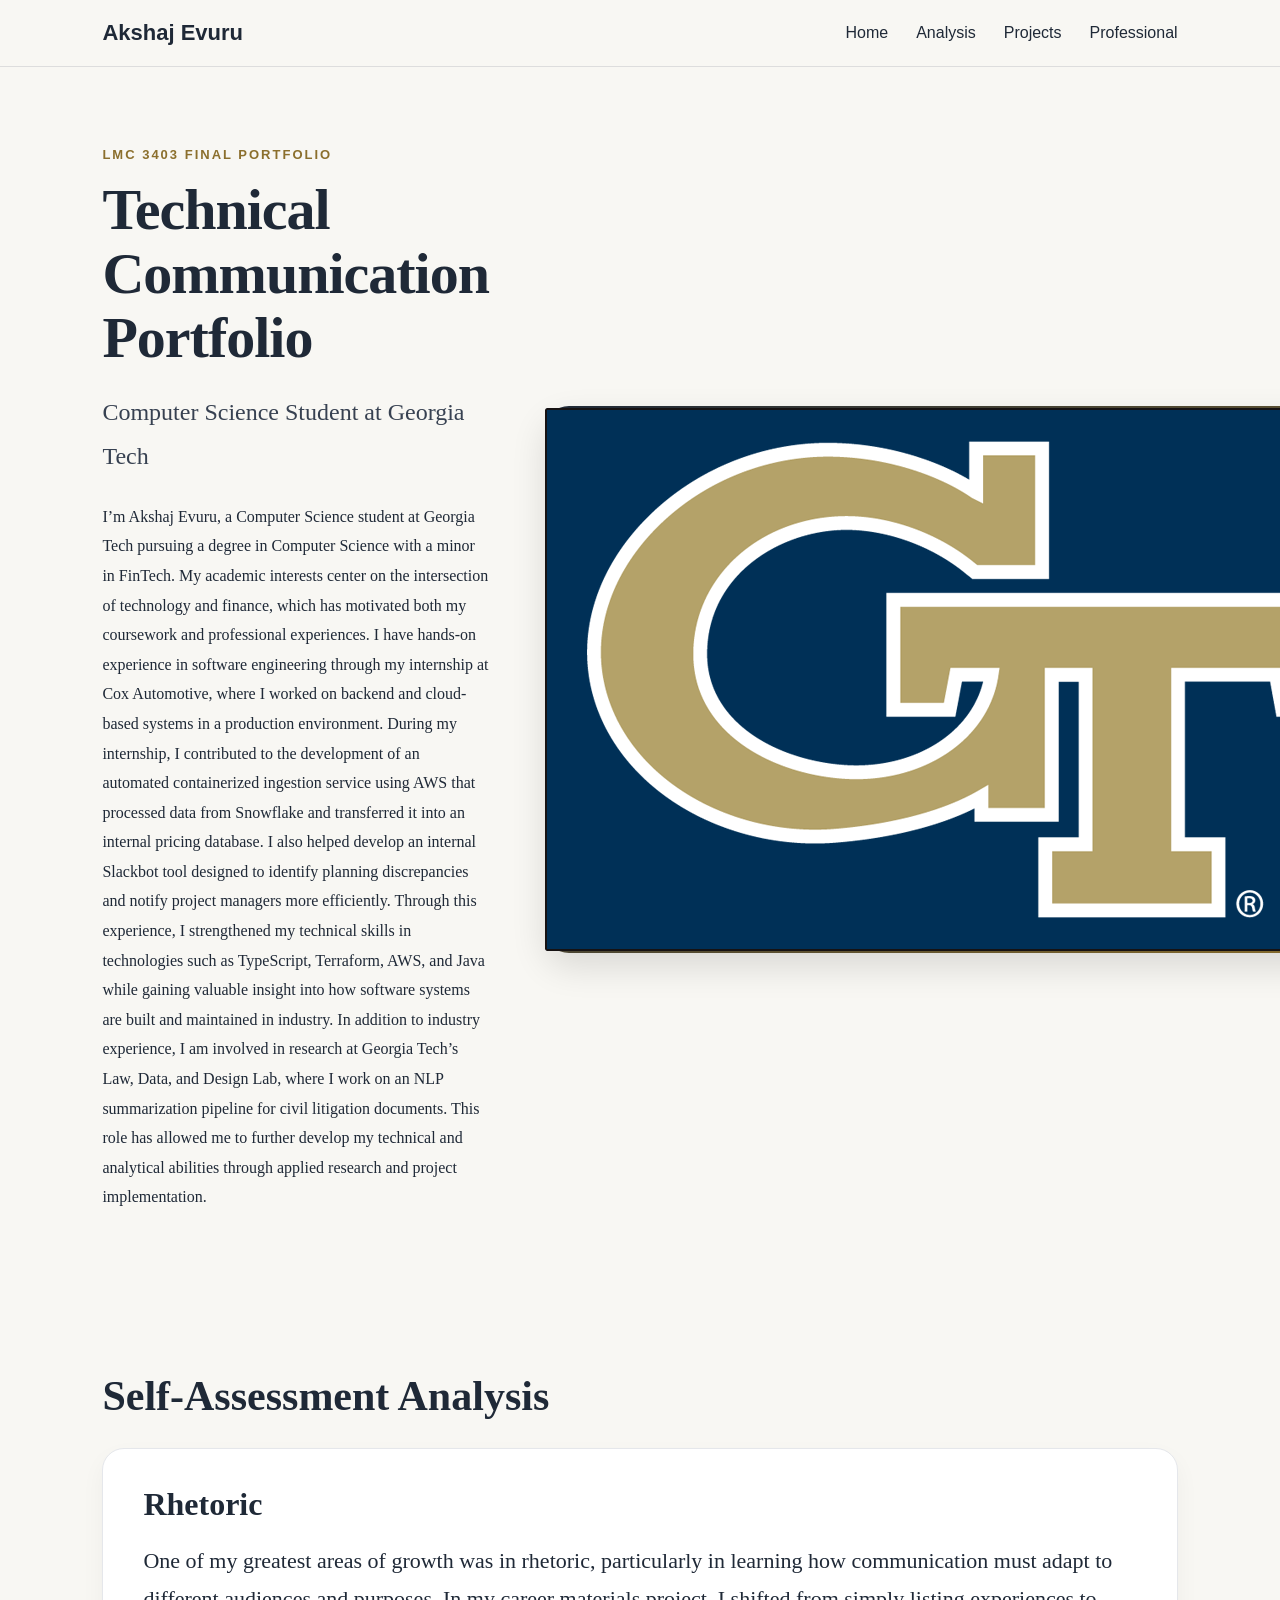
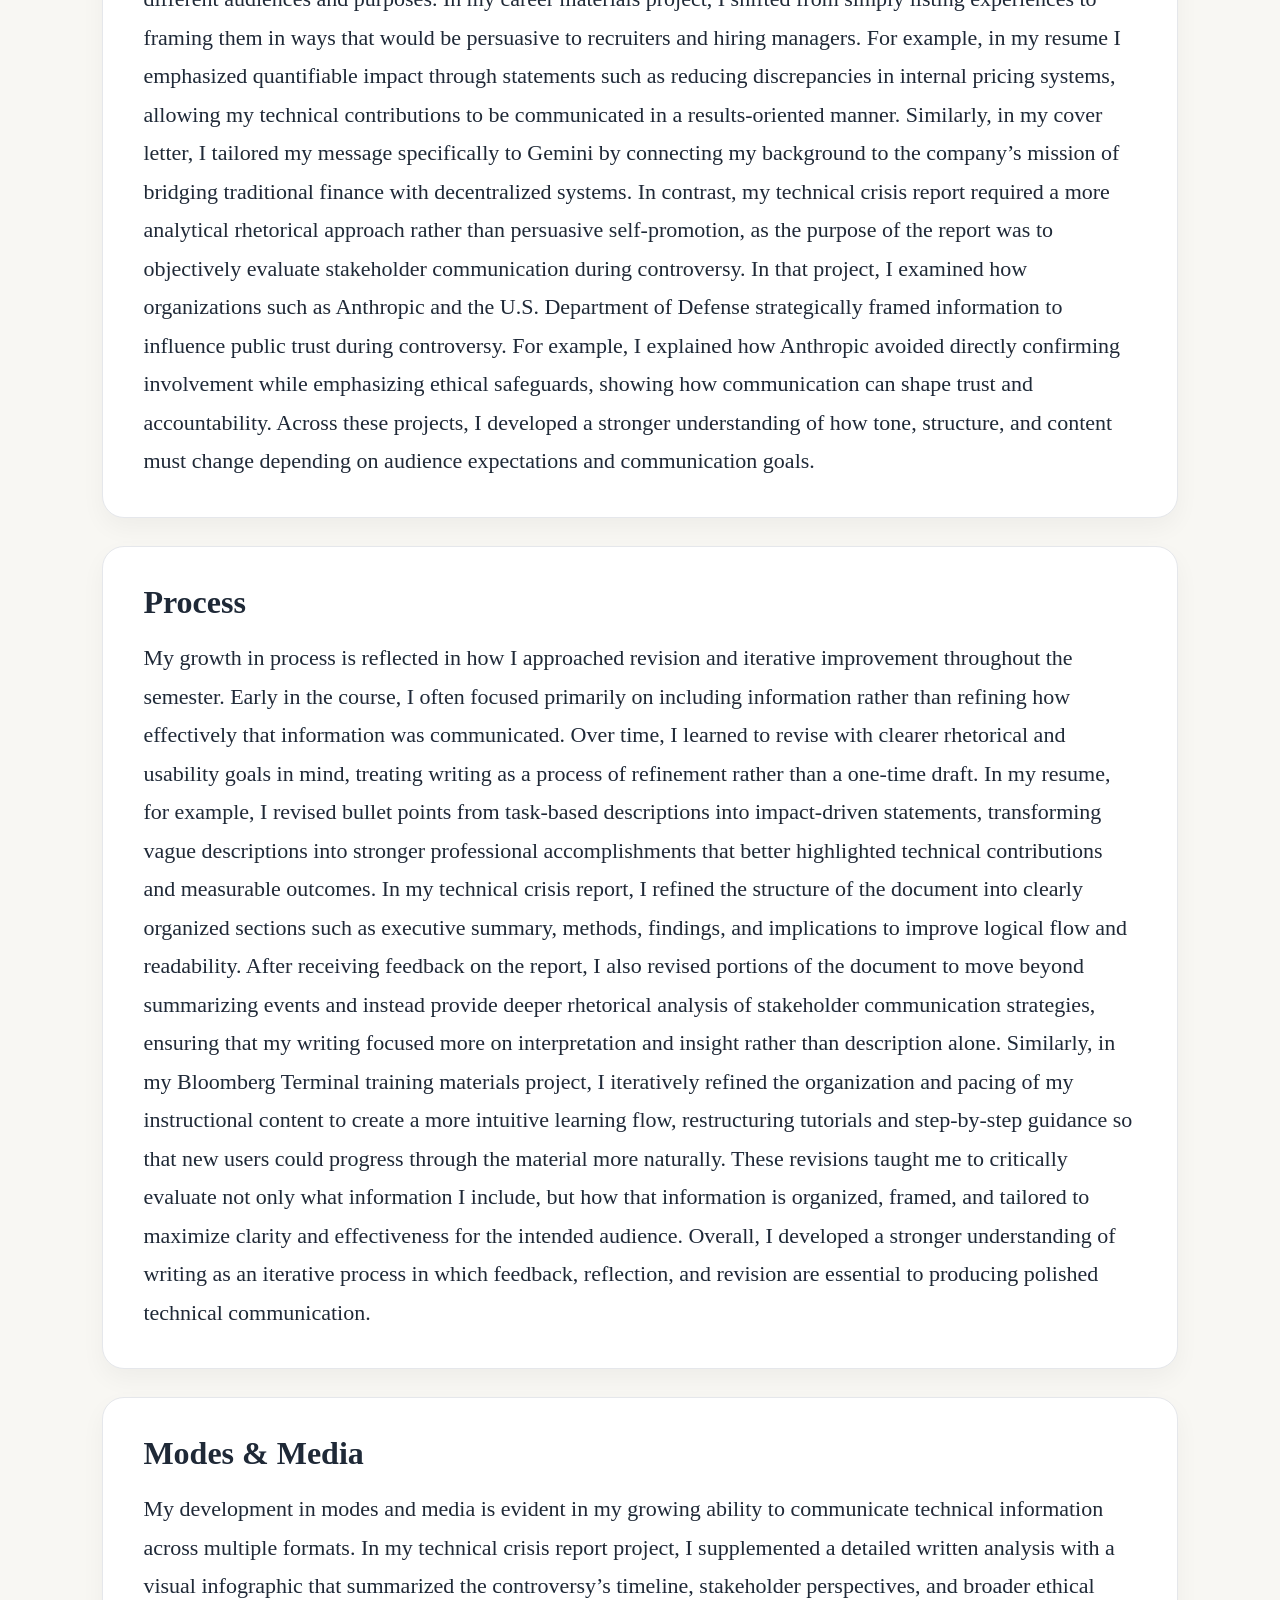
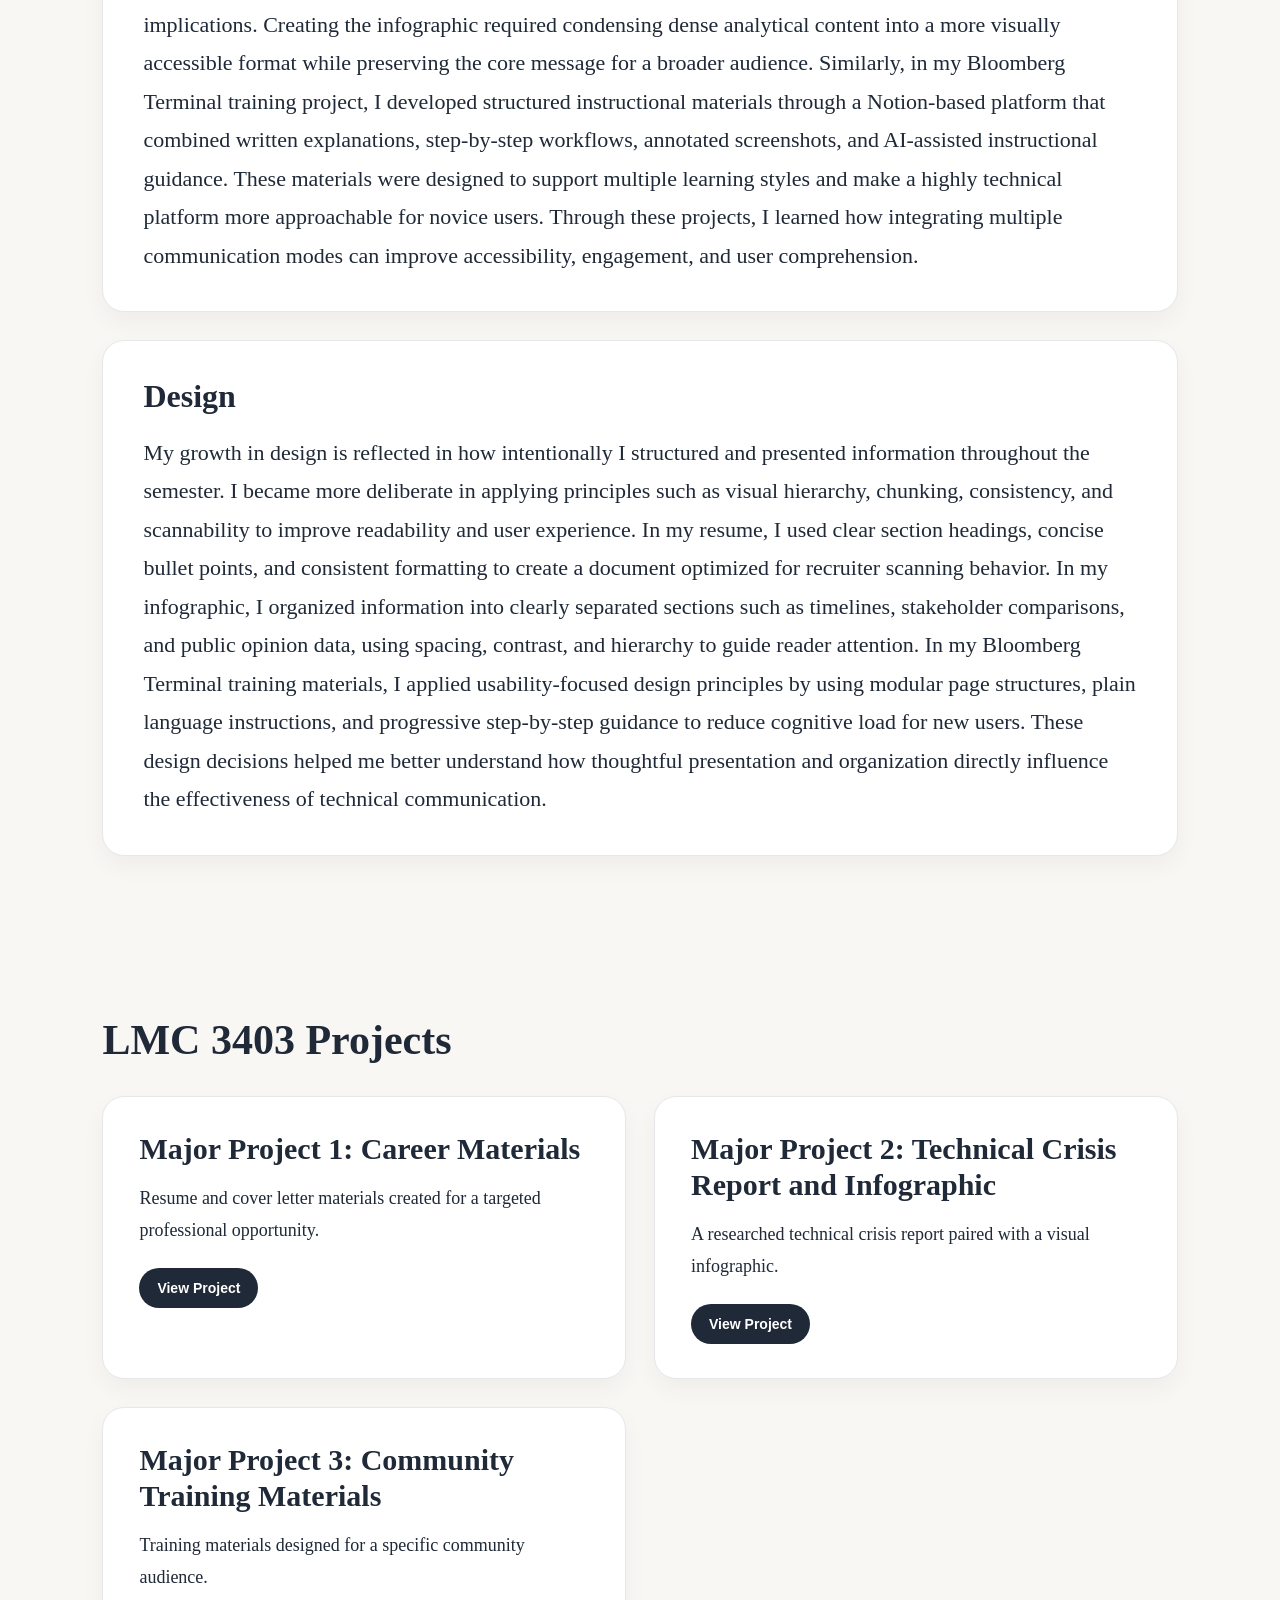
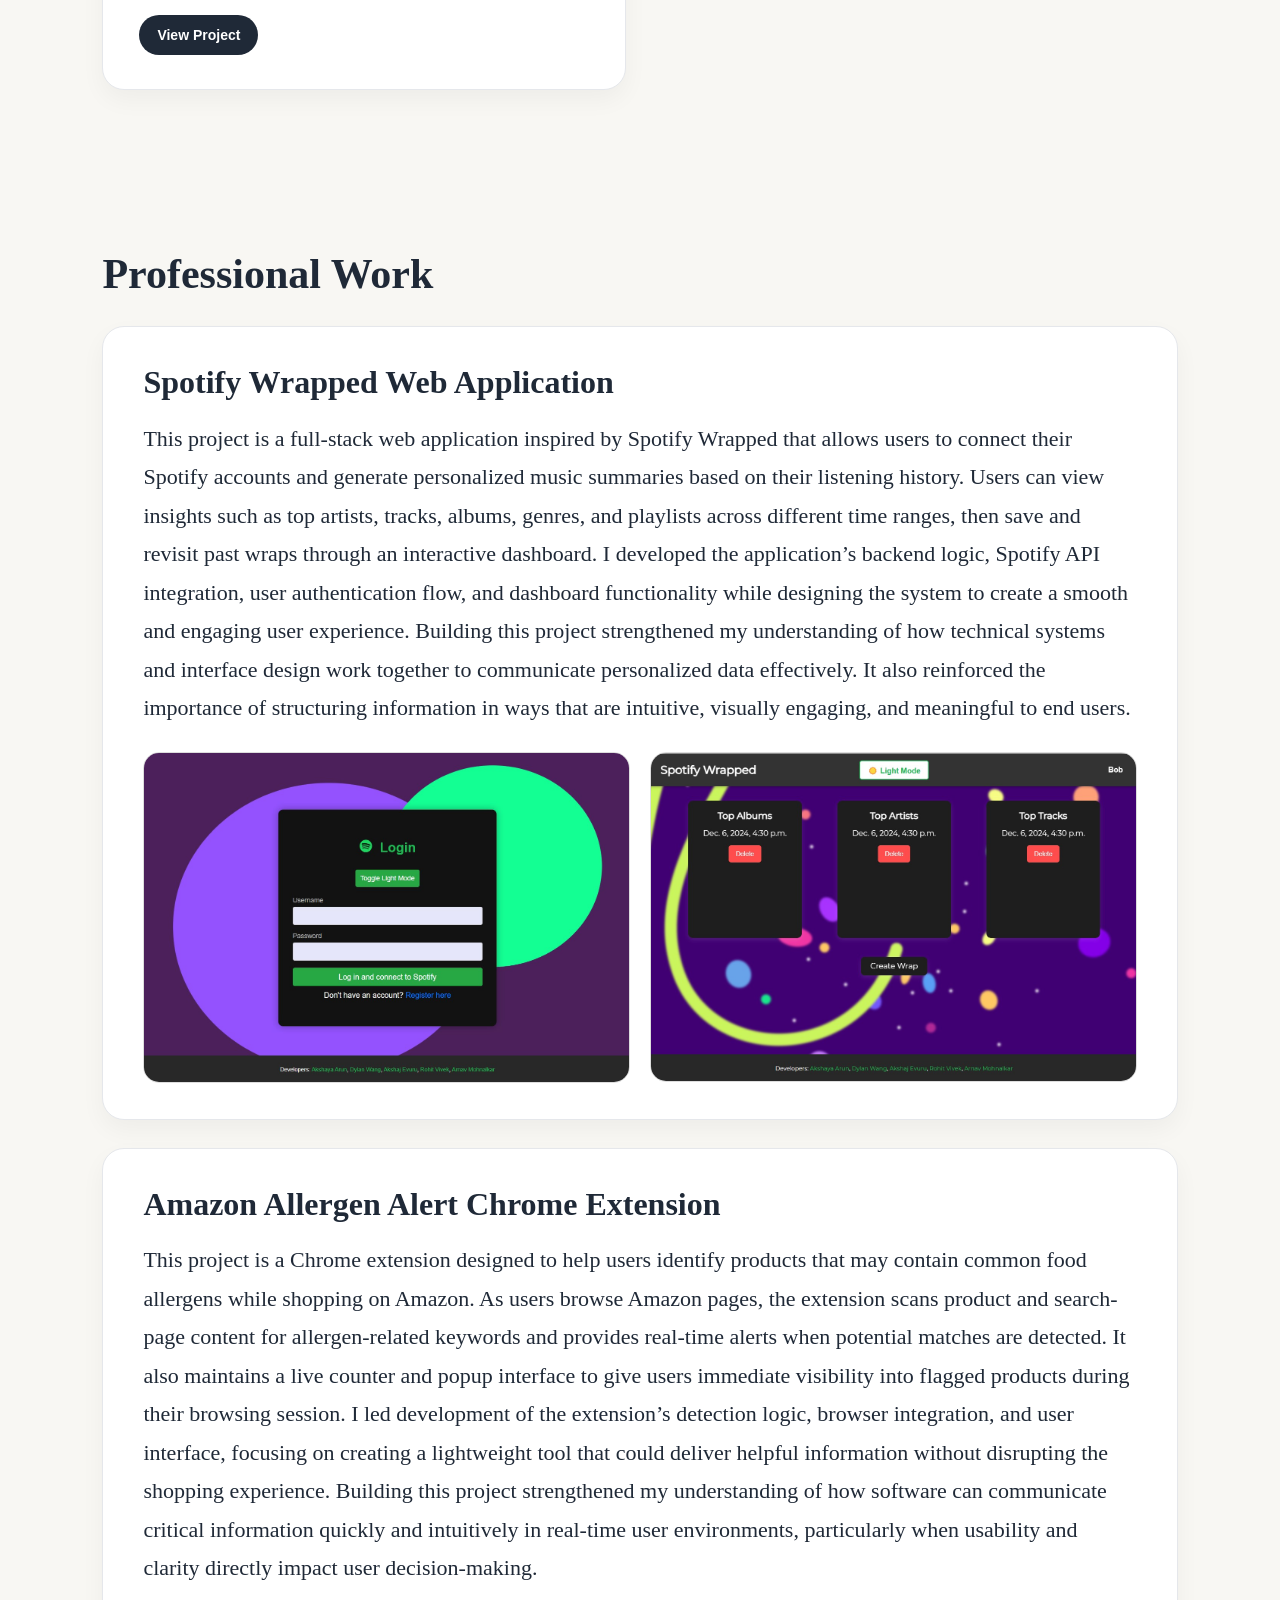
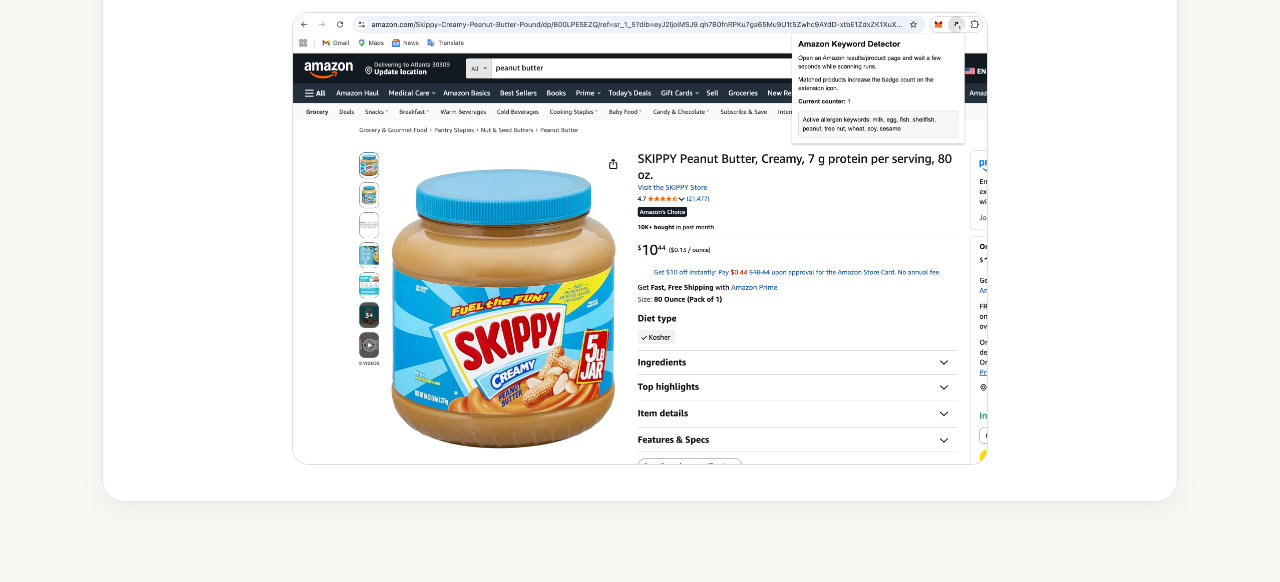
<file: index.html>
<!DOCTYPE html>
<html lang="en">
<head>
  <meta charset="UTF-8">
  <meta name="viewport" content="width=device-width, initial-scale=1.0">
  <title>Akshaj Evuru | Portfolio</title>
  <link rel="stylesheet" href="style.css">
</head>
<body>

  <nav class="navbar">
    <div class="logo">Akshaj Evuru</div>
    <div class="nav-links">
      <a href="#home">Home</a>
      <a href="#analysis">Analysis</a>
      <a href="#projects">Projects</a>
      <a href="#professional">Professional</a>
    </div>
  </nav>

  <section id="home" class="hero">
    <div class="hero-text">
      <p class="eyebrow">LMC 3403 Final Portfolio</p>
      <h1>Technical Communication Portfolio</h1>
      <p class="subtitle">
        Computer Science Student at Georgia Tech
      </p>
      <p>
        I’m Akshaj Evuru, a Computer Science student at Georgia Tech pursuing a degree in Computer Science with a minor in FinTech. My academic interests center on the intersection of technology and finance, which has motivated both my coursework and professional experiences. I have hands-on experience in software engineering through my internship at Cox Automotive, where I worked on backend and cloud-based systems in a production environment. During my internship, I contributed to the development of an automated containerized ingestion service using AWS that processed data from Snowflake and transferred it into an internal pricing database. I also helped develop an internal Slackbot tool designed to identify planning discrepancies and notify project managers more efficiently. Through this experience, I strengthened my technical skills in technologies such as TypeScript, Terraform, AWS, and Java while gaining valuable insight into how software systems are built and maintained in industry. In addition to industry experience, I am involved in research at Georgia Tech’s Law, Data, and Design Lab, where I work on an NLP summarization pipeline for civil litigation documents. This role has allowed me to further develop my technical and analytical abilities through applied research and project implementation.
      </p>
    </div>

    <div class="hero-graphic">
        <img src="assets/GT Logo.png" alt="Portfolio Hero Visual">
    </div>
  </section>

  <section id="analysis" class="content-section">
        <h2>Self-Assessment Analysis</h2>

        <div class="analysis-card">
            <h3>Rhetoric</h3>
            <p>One of my greatest areas of growth was in rhetoric, particularly in learning how communication must adapt to different audiences and purposes. In my career materials project, I shifted from simply listing experiences to framing them in ways that would be persuasive to recruiters and hiring managers. For example, in my resume I emphasized quantifiable impact through statements such as reducing discrepancies in internal pricing systems, allowing my technical contributions to be communicated in a results-oriented manner. Similarly, in my cover letter, I tailored my message specifically to Gemini by connecting my background to the company’s mission of bridging traditional finance with decentralized systems. In contrast, my technical crisis report required a more analytical rhetorical approach rather than persuasive self-promotion, as the purpose of the report was to objectively evaluate stakeholder communication during controversy. In that project, I examined how organizations such as Anthropic and the U.S. Department of Defense strategically framed information to influence public trust during controversy. For example, I explained how Anthropic avoided directly confirming involvement while emphasizing ethical safeguards, showing how communication can shape trust and accountability. Across these projects, I developed a stronger understanding of how tone, structure, and content must change depending on audience expectations and communication goals.</p>
        </div>

        <div class="analysis-card">
            <h3>Process</h3>
            <p>My growth in process is reflected in how I approached revision and iterative improvement throughout the semester. Early in the course, I often focused primarily on including information rather than refining how effectively that information was communicated. Over time, I learned to revise with clearer rhetorical and usability goals in mind, treating writing as a process of refinement rather than a one-time draft. In my resume, for example, I revised bullet points from task-based descriptions into impact-driven statements, transforming vague descriptions into stronger professional accomplishments that better highlighted technical contributions and measurable outcomes. In my technical crisis report, I refined the structure of the document into clearly organized sections such as executive summary, methods, findings, and implications to improve logical flow and readability. After receiving feedback on the report, I also revised portions of the document to move beyond summarizing events and instead provide deeper rhetorical analysis of stakeholder communication strategies, ensuring that my writing focused more on interpretation and insight rather than description alone. Similarly, in my Bloomberg Terminal training materials project, I iteratively refined the organization and pacing of my instructional content to create a more intuitive learning flow, restructuring tutorials and step-by-step guidance so that new users could progress through the material more naturally. These revisions taught me to critically evaluate not only what information I include, but how that information is organized, framed, and tailored to maximize clarity and effectiveness for the intended audience. Overall, I developed a stronger understanding of writing as an iterative process in which feedback, reflection, and revision are essential to producing polished technical communication.</p>
        </div>

        <div class="analysis-card">
            <h3>Modes & Media</h3>
            <p>My development in modes and media is evident in my growing ability to communicate technical information across multiple formats. In my technical crisis report project, I supplemented a detailed written analysis with a visual infographic that summarized the controversy’s timeline, stakeholder perspectives, and broader ethical implications. Creating the infographic required condensing dense analytical content into a more visually accessible format while preserving the core message for a broader audience. Similarly, in my Bloomberg Terminal training project, I developed structured instructional materials through a Notion-based platform that combined written explanations, step-by-step workflows, annotated screenshots, and AI-assisted instructional guidance. These materials were designed to support multiple learning styles and make a highly technical platform more approachable for novice users. Through these projects, I learned how integrating multiple communication modes can improve accessibility, engagement, and user comprehension.</p>
        </div>

        <div class="analysis-card">
            <h3>Design</h3>
            <p>My growth in design is reflected in how intentionally I structured and presented information throughout the semester. I became more deliberate in applying principles such as visual hierarchy, chunking, consistency, and scannability to improve readability and user experience. In my resume, I used clear section headings, concise bullet points, and consistent formatting to create a document optimized for recruiter scanning behavior. In my infographic, I organized information into clearly separated sections such as timelines, stakeholder comparisons, and public opinion data, using spacing, contrast, and hierarchy to guide reader attention. In my Bloomberg Terminal training materials, I applied usability-focused design principles by using modular page structures, plain language instructions, and progressive step-by-step guidance to reduce cognitive load for new users. These design decisions helped me better understand how thoughtful presentation and organization directly influence the effectiveness of technical communication.</p>
        </div>
    </section>

    <section id="projects" class="content-section">
        <h2>LMC 3403 Projects</h2>

        <div class="projects-grid">
            <div class="project-card">
            <h3>Major Project 1: Career Materials</h3>
            <p>
                Resume and cover letter materials created for a targeted professional opportunity.
            </p>
            <a href="mp1.html" class="project-button">View Project</a>
            </div>

            <div class="project-card">
            <h3>Major Project 2: Technical Crisis Report and Infographic</h3>
            <p>
                A researched technical crisis report paired with a visual infographic.
            </p>
            <a href="mp2.html" class="project-button">View Project</a>
            </div>

            <div class="project-card">
            <h3>Major Project 3: Community Training Materials</h3>
            <p>
                Training materials designed for a specific community audience.
            </p>
            <a href="mp3.html" class="project-button">View Project</a>
            </div>
        </div>
    </section>

    <section id="professional" class="content-section">
        <h2>Professional Work</h2>

        <div class="analysis-card">
            <h3>Spotify Wrapped Web Application</h3>
            <p>
                This project is a full-stack web application inspired by Spotify Wrapped that allows users to connect their Spotify accounts and generate personalized music summaries based on their listening history. Users can view insights such as top artists, tracks, albums, genres, and playlists across different time ranges, then save and revisit past wraps through an interactive dashboard. I developed the application’s backend logic, Spotify API integration, user authentication flow, and dashboard functionality while designing the system to create a smooth and engaging user experience. Building this project strengthened my understanding of how technical systems and interface design work together to communicate personalized data effectively. It also reinforced the importance of structuring information in ways that are intuitive, visually engaging, and meaningful to end users.
            </p>

            <div class="project-images">
                <img src="assets/Wrapped-1.png" alt="Spotify Wrapped Login">
                <img src="assets/Wrapped-2.png" alt="Spotify Wrapped Dashboard">
            </div>
        </div>

        <div class="analysis-card">
            <h3>Amazon Allergen Alert Chrome Extension</h3>
            <p>
                This project is a Chrome extension designed to help users identify products that may contain common food allergens while shopping on Amazon. As users browse Amazon pages, the extension scans product and search-page content for allergen-related keywords and provides real-time alerts when potential matches are detected. It also maintains a live counter and popup interface to give users immediate visibility into flagged products during their browsing session. I led development of the extension’s detection logic, browser integration, and user interface, focusing on creating a lightweight tool that could deliver helpful information without disrupting the shopping experience. Building this project strengthened my understanding of how software can communicate critical information quickly and intuitively in real-time user environments, particularly when usability and clarity directly impact user decision-making.
            </p>

            <div class="project-images single-image">
                <img src="assets/AMZN Keyword .png" alt="Amazon Extension Screenshot">
            </div>
        </div>
    </section>

</body>
</html>
</file>
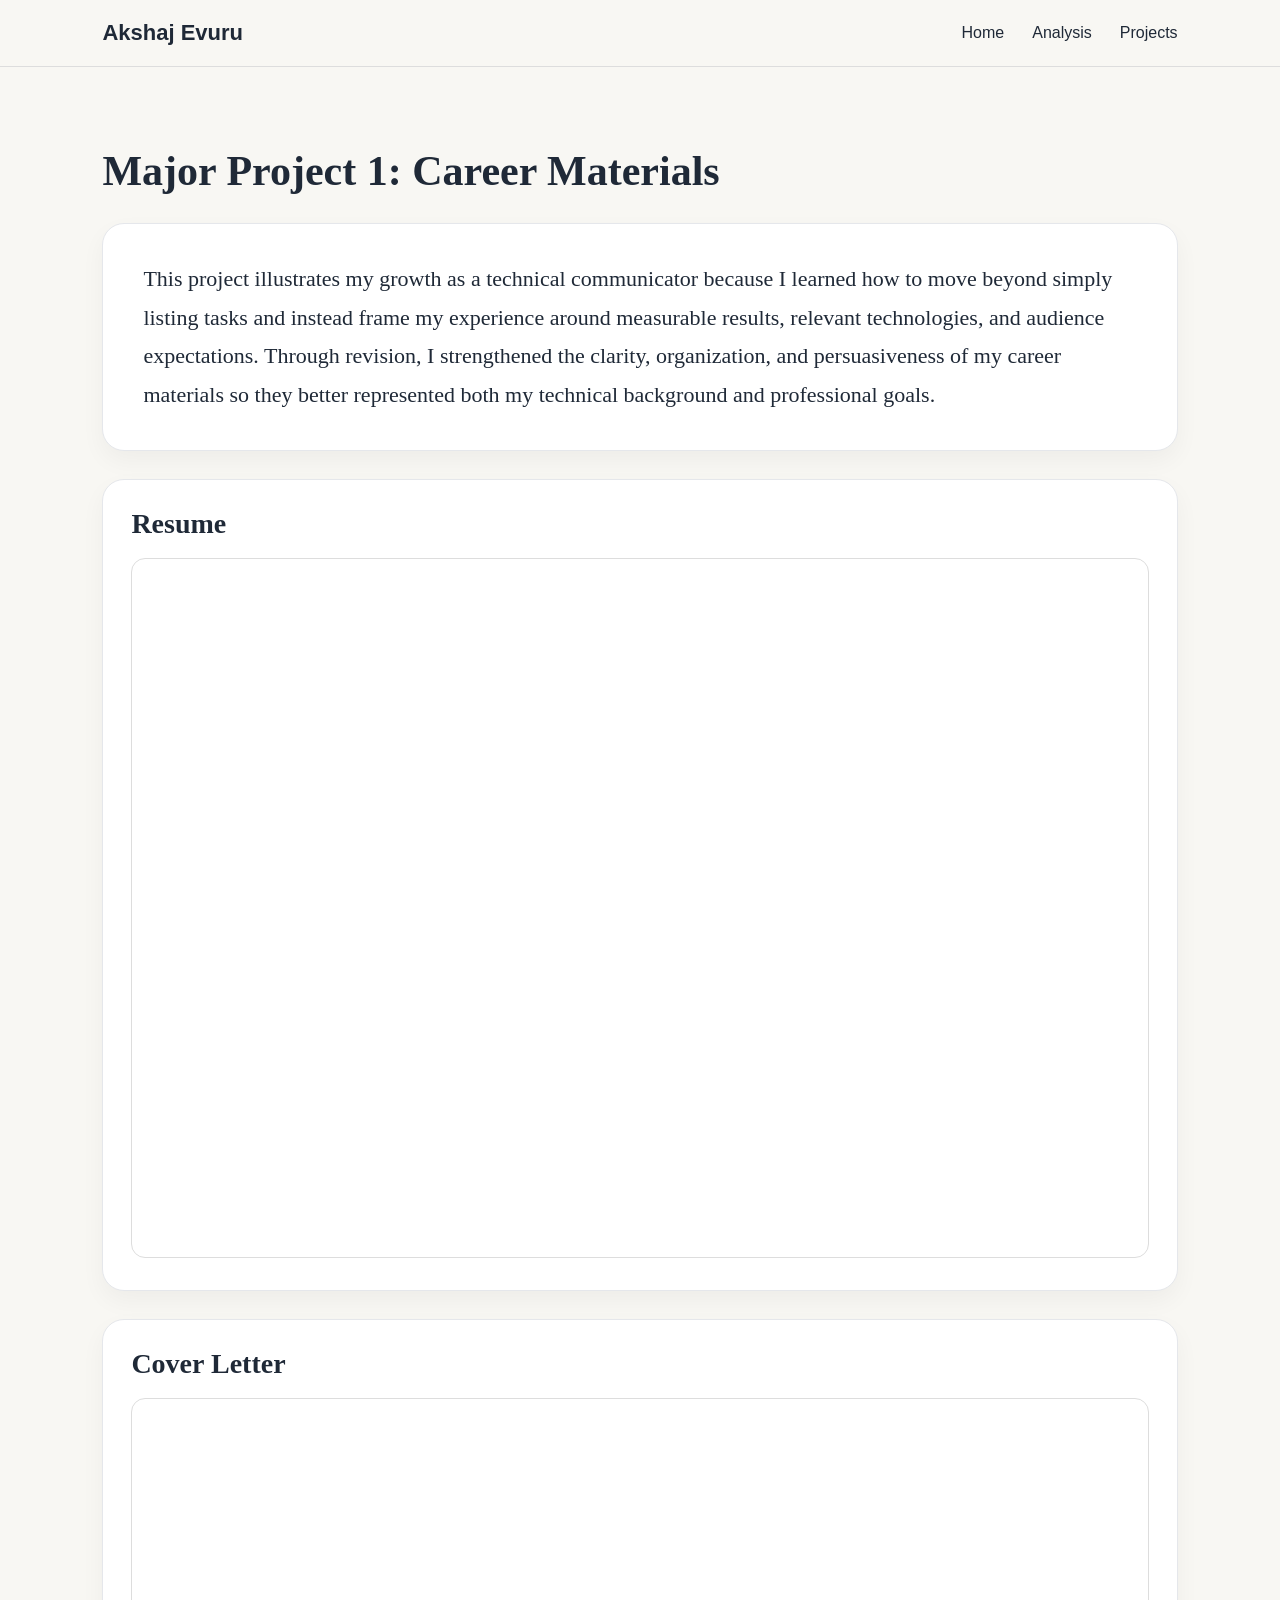
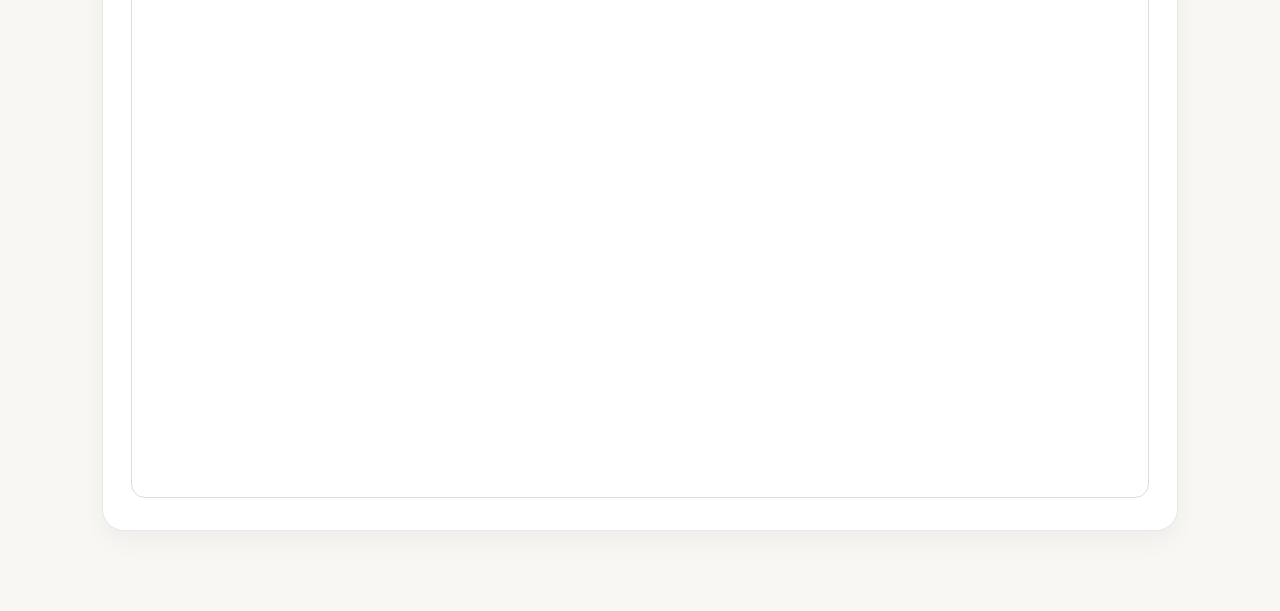
<file: mp1.html>
<!DOCTYPE html>
<html lang="en">
<head>
  <meta charset="UTF-8">
  <title>MP1 Career Materials</title>
  <link rel="stylesheet" href="style.css">
</head>
<body>

<nav class="navbar">
  <div class="logo">Akshaj Evuru</div>
  <div class="nav-links">
    <a href="index.html">Home</a>
    <a href="index.html#analysis">Analysis</a>
    <a href="index.html#projects">Projects</a>
  </div>
</nav>

<section class="content-section">
  <h2>Major Project 1: Career Materials</h2>

  <div class="analysis-card">
    <p>
      This project illustrates my growth as a technical communicator because I learned how to move beyond simply listing tasks and instead frame my experience around measurable results, relevant technologies, and audience expectations. Through revision, I strengthened the clarity, organization, and persuasiveness of my career materials so they better represented both my technical background and professional goals.
    </p>
  </div>

  <div class="embed-card">
    <h3>Resume</h3>
    <iframe src="assets/LMC Resume.pdf"></iframe>
  </div>

  <div class="embed-card">
    <h3>Cover Letter</h3>
    <iframe src="assets/Revised Cover Letter (1) (1).pdf"></iframe>
  </div>
</section>

</body>
</html>
</file>
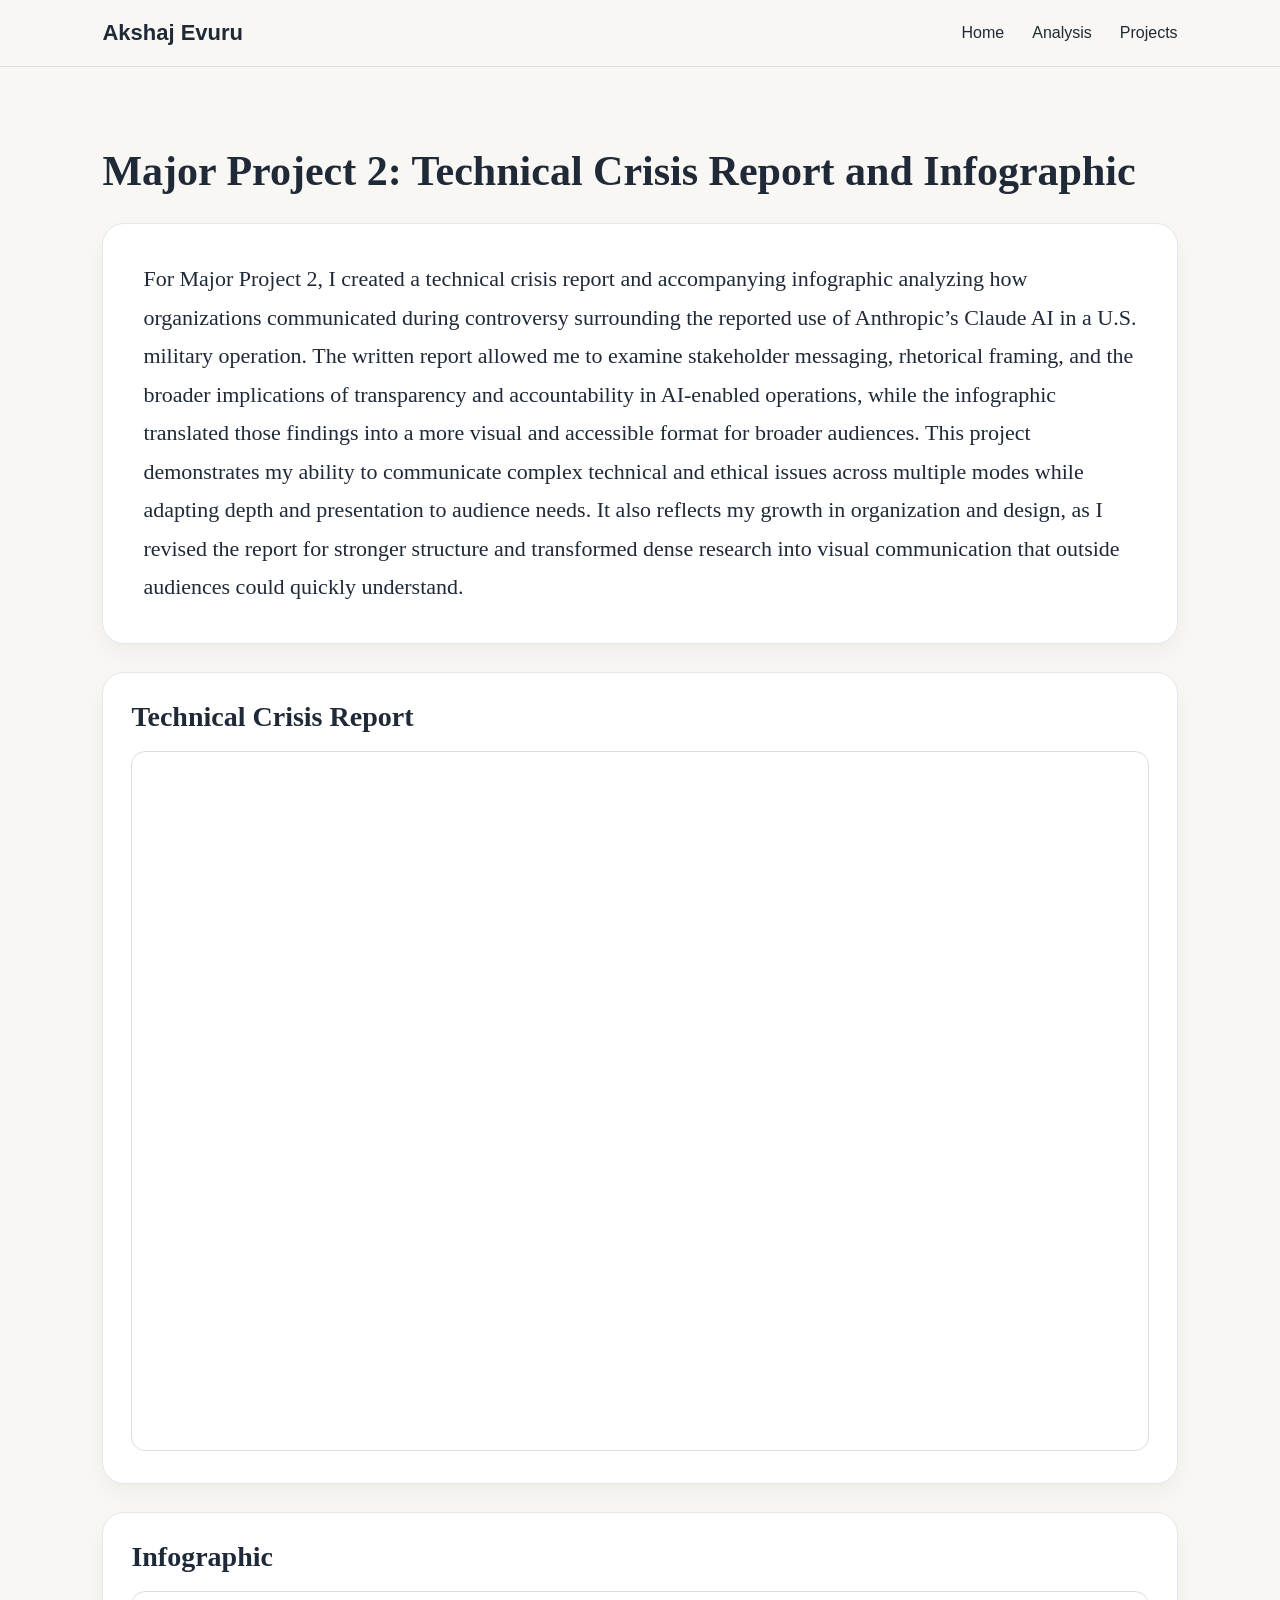
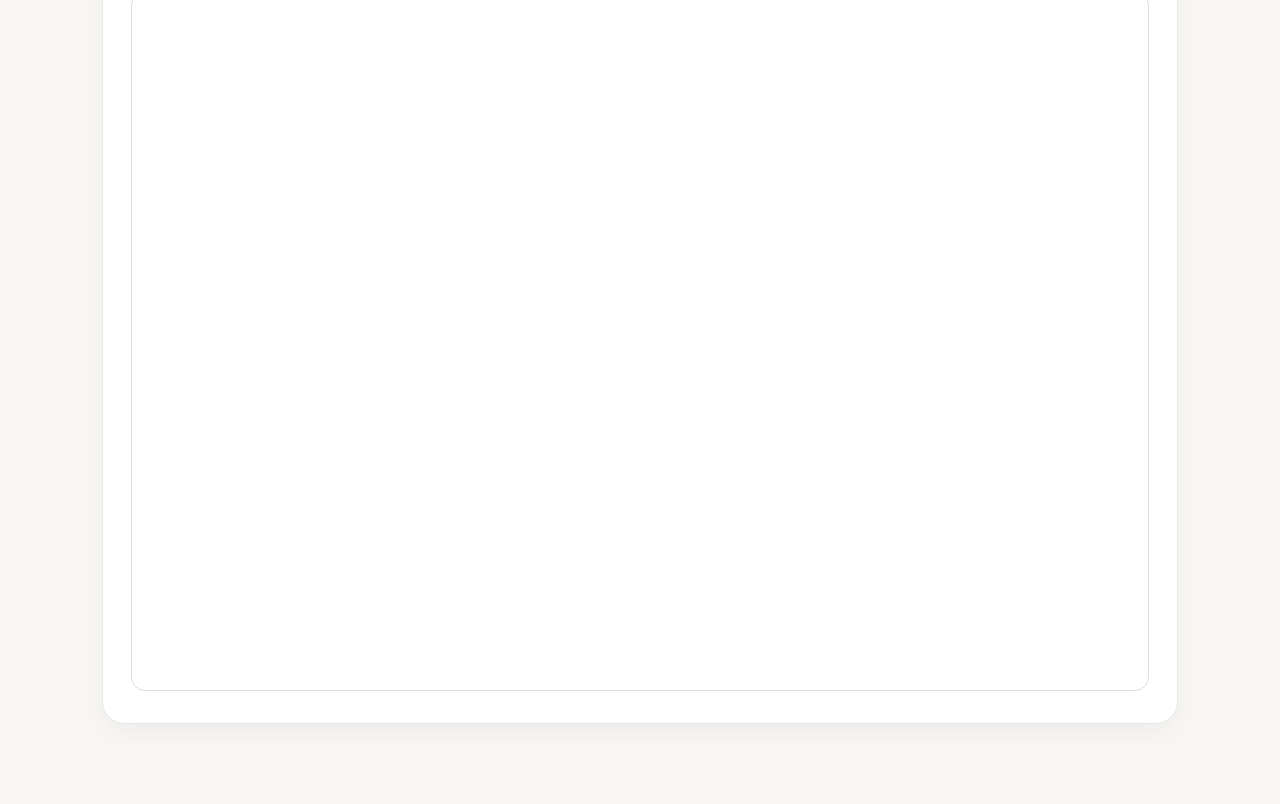
<file: mp2.html>
<!DOCTYPE html>
<html lang="en">
<head>
  <meta charset="UTF-8">
  <title>MP2 Technical Crisis Report</title>
  <link rel="stylesheet" href="style.css">
</head>
<body>

<nav class="navbar">
  <div class="logo">Akshaj Evuru</div>
  <div class="nav-links">
    <a href="index.html">Home</a>
    <a href="index.html#analysis">Analysis</a>
    <a href="index.html#projects">Projects</a>
  </div>
</nav>

<section class="content-section">
  <h2>Major Project 2: Technical Crisis Report and Infographic</h2>

  <div class="analysis-card">
    <p>
        For Major Project 2, I created a technical crisis report and accompanying infographic analyzing how organizations communicated during controversy surrounding the reported use of Anthropic’s Claude AI in a U.S. military operation. The written report allowed me to examine stakeholder messaging, rhetorical framing, and the broader implications of transparency and accountability in AI-enabled operations, while the infographic translated those findings into a more visual and accessible format for broader audiences. This project demonstrates my ability to communicate complex technical and ethical issues across multiple modes while adapting depth and presentation to audience needs. It also reflects my growth in organization and design, as I revised the report for stronger structure and transformed dense research into visual communication that outside audiences could quickly understand.
    </p>
  </div>

  <div class="embed-card">
    <h3>Technical Crisis Report</h3>
    <iframe src="assets/MP2 Report (2).pdf"></iframe>
  </div>

  <div class="embed-card">
    <h3>Infographic</h3>
    <iframe src="assets/When AI Enters the Battlefield (1) (2).pdf"></iframe>
  </div>
</section>

</body>
</html>
</file>
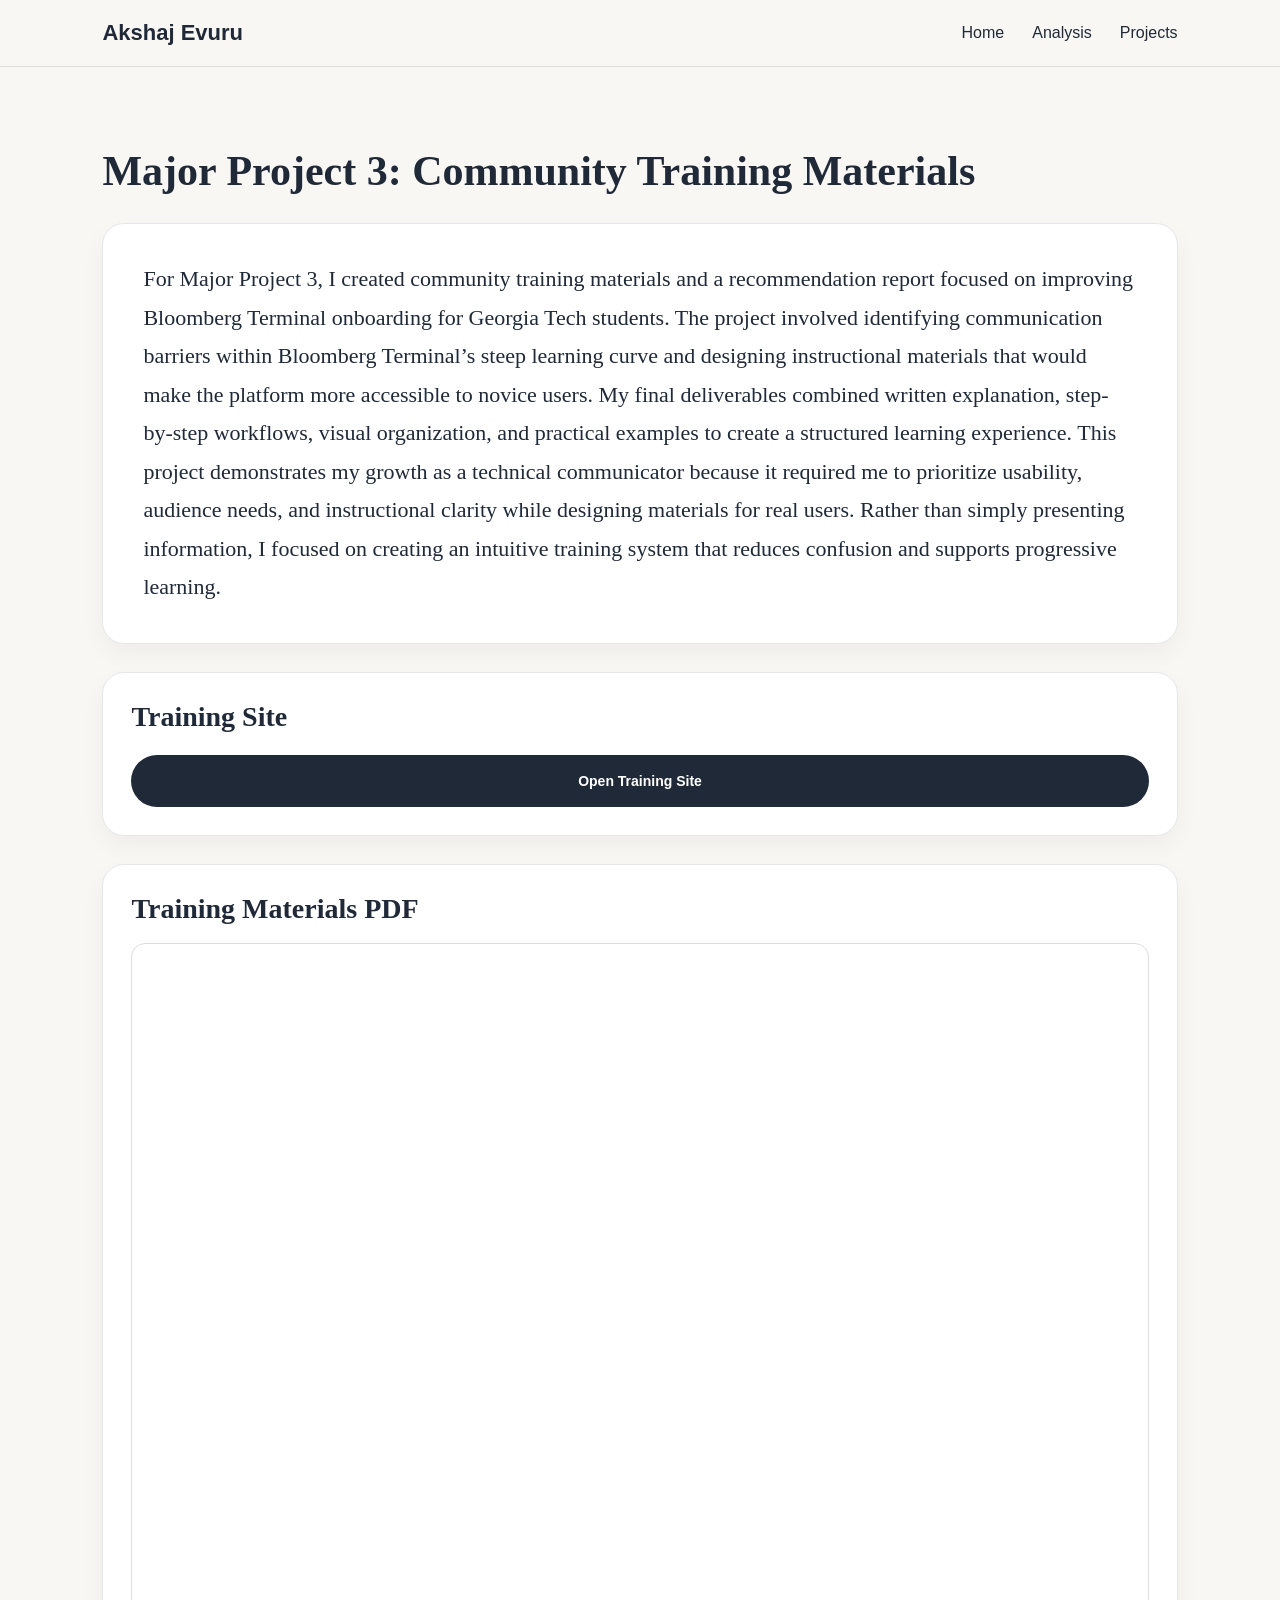
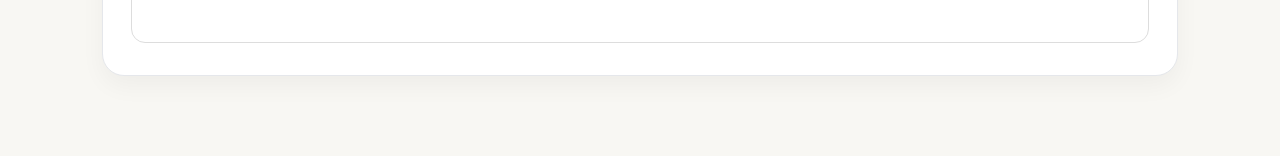
<file: mp3.html>
<!DOCTYPE html>
<html lang="en">
<head>
  <meta charset="UTF-8">
  <title>MP3 Community Training Materials</title>
  <link rel="stylesheet" href="style.css">
</head>
<body>

<nav class="navbar">
  <div class="logo">Akshaj Evuru</div>
  <div class="nav-links">
    <a href="index.html">Home</a>
    <a href="index.html#analysis">Analysis</a>
    <a href="index.html#projects">Projects</a>
  </div>
</nav>

<section class="content-section">
  <h2>Major Project 3: Community Training Materials</h2>

  <div class="analysis-card">
    <p>
        For Major Project 3, I created community training materials and a recommendation report focused on improving Bloomberg Terminal onboarding for Georgia Tech students. The project involved identifying communication barriers within Bloomberg Terminal’s steep learning curve and designing instructional materials that would make the platform more accessible to novice users. My final deliverables combined written explanation, step-by-step workflows, visual organization, and practical examples to create a structured learning experience. This project demonstrates my growth as a technical communicator because it required me to prioritize usability, audience needs, and instructional clarity while designing materials for real users. Rather than simply presenting information, I focused on creating an intuitive training system that reduces confusion and supports progressive learning.
    </p>
  </div>

  <div class="embed-card">
    <h3>Training Site</h3>
    <a href="https://www.notion.so/Bloomberg-Terminal-Training-Georgia-Tech-343db3a5a85180508f32c4e665526b69?source=copy_link" target="_blank" class="project-button full-width-button">
        Open Training Site
    </a>
  </div>

  <div class="embed-card">
    <h3>Training Materials PDF</h3>
    <iframe src="assets/MP3 Recommendation Report Draft (3).pdf"></iframe>
  </div>
</section>

</body>
</html>
</file>
<file: style.css>
* {
  margin: 0;
  padding: 0;
  box-sizing: border-box;
}

html {
  scroll-behavior: smooth;
}

body {
  background: #f8f7f3;
  color: #1f2937;
  font-family: Georgia, "Times New Roman", serif;
}

/* NAVBAR */
.navbar {
  position: sticky;
  top: 0;
  z-index: 100;
  background: rgba(248, 247, 243, 0.95);
  backdrop-filter: blur(8px);
  padding: 20px 8%;
  display: flex;
  justify-content: space-between;
  align-items: center;
  border-bottom: 1px solid #ddd;
}

.logo {
  font-family: Arial, sans-serif;
  font-size: 22px;
  font-weight: bold;
}

.nav-links a {
  margin-left: 24px;
  text-decoration: none;
  color: #1f2937;
  font-family: Arial, sans-serif;
  font-weight: 500;
}

.nav-links a:hover {
  color: #8b6f2d;
}

/* HERO */
.hero {
  min-height: 90vh;
  padding: 80px 8%;
  display: grid;
  grid-template-columns: 1.2fr 1fr;
  gap: 56px;
  align-items: center;
}

.hero-text > p:not(.eyebrow):not(.subtitle) {
  font-size: 16px;
  line-height: 1.85;
  color: #1f2937;
  max-width: 760px;
  margin-top: 24px;
}

.hero-text h1 {
  font-size: 58px;
  line-height: 1.1;
  margin-bottom: 22px;
  letter-spacing: -1px;
}

.hero-text .subtitle {
  font-size: 24px;
  line-height: 1.8;
  color: #374151;
  max-width: 750px;
  margin-bottom: 0;
}

.eyebrow {
  text-transform: uppercase;
  letter-spacing: 2px;
  font-size: 13px;
  color: #8b6f2d;
  margin-bottom: 16px;
  font-family: Arial, sans-serif;
  font-weight: 700;
}

h1 {
  font-size: 58px;
  line-height: 1.1;
  margin-bottom: 22px;
  letter-spacing: -1px;
}

.subtitle {
  max-width: 850px;
  font-size: 28px;
  line-height: 1.65;
  color: #1f2937;
  margin-bottom: 28px;
}

.hero-graphic {
  background: linear-gradient(135deg, #1f2937, #8b6f2d);
  color: white;
  border-radius: 24px;
  min-height: 350px;
  display: flex;
  align-items: center;
  justify-content: center;
  font-family: Arial, sans-serif;
  font-weight: bold;
  box-shadow: 0 14px 35px rgba(0, 0, 0, 0.12);
}

/* CONTENT SECTIONS */
.content-section {
  padding: 80px 8%;
  max-width: 1500px;
  margin: 0 auto;
}

.content-section h2 {
  font-size: 42px;
  line-height: 1.15;
  margin-bottom: 28px;
}

/* CARDS */
.analysis-card {
  background: white;
  border: 1px solid #e5e7eb;
  border-radius: 22px;
  padding: 36px 40px;
  margin-top: 28px;
  box-shadow: 0 10px 24px rgba(0, 0, 0, 0.045);
}

.analysis-card h3 {
  margin-bottom: 18px;
  font-size: 32px;
  line-height: 1.2;
}

.analysis-card p {
  font-size: 22px;
  line-height: 1.75;
  color: #1f2937;
  max-width: 1200px;
}

.projects-grid {
  display: grid;
  grid-template-columns: repeat(2, 1fr);
  gap: 28px;
  margin-top: 32px;
}

.project-card {
  background: white;
  border: 1px solid #e5e7eb;
  border-radius: 22px;
  padding: 34px 36px;
  box-shadow: 0 10px 24px rgba(0, 0, 0, 0.045);
}

.project-card h3 {
  font-size: 30px;
  line-height: 1.2;
  margin-bottom: 16px;
}

.project-card p {
  font-size: 18px;
  line-height: 1.75;
  color: #1f2937;
}

.project-tags {
  margin-top: 18px;
  color: #8b6f2d !important;
  font-family: Arial, sans-serif;
  font-size: 14px !important;
  font-weight: 700;
  letter-spacing: 0.4px;
}

.project-button {
  display: inline-block;
  margin-top: 22px;
  padding: 12px 18px;
  background: #1f2937;
  color: white;
  text-decoration: none;
  border-radius: 999px;
  font-family: Arial, sans-serif;
  font-size: 14px;
  font-weight: 700;
}

.project-button:hover {
  background: #8b6f2d;
}

.embed-card {
  background: white;
  border: 1px solid #e5e7eb;
  border-radius: 22px;
  padding: 28px;
  margin-top: 28px;
  box-shadow: 0 10px 24px rgba(0, 0, 0, 0.045);
}

.embed-card h3 {
  font-size: 28px;
  margin-bottom: 18px;
}

.embed-card iframe {
  width: 100%;
  height: 700px;
  border: 1px solid #ddd;
  border-radius: 14px;
}

.full-width-button {
  display: flex;
  justify-content: center;
  align-items: center;
  width: 100%;
  padding: 18px 24px;
  text-decoration: none;
}

.project-images {
  display: grid;
  grid-template-columns: repeat(2, 1fr);
  gap: 20px;
  margin-top: 24px;
}

.project-images img {
  width: 100%;
  border-radius: 16px;
  border: 1px solid #ddd;
}

.single-image {
  display: flex;
  justify-content: center;
}

.single-image img {
  max-width: 70%;
}
</file>
